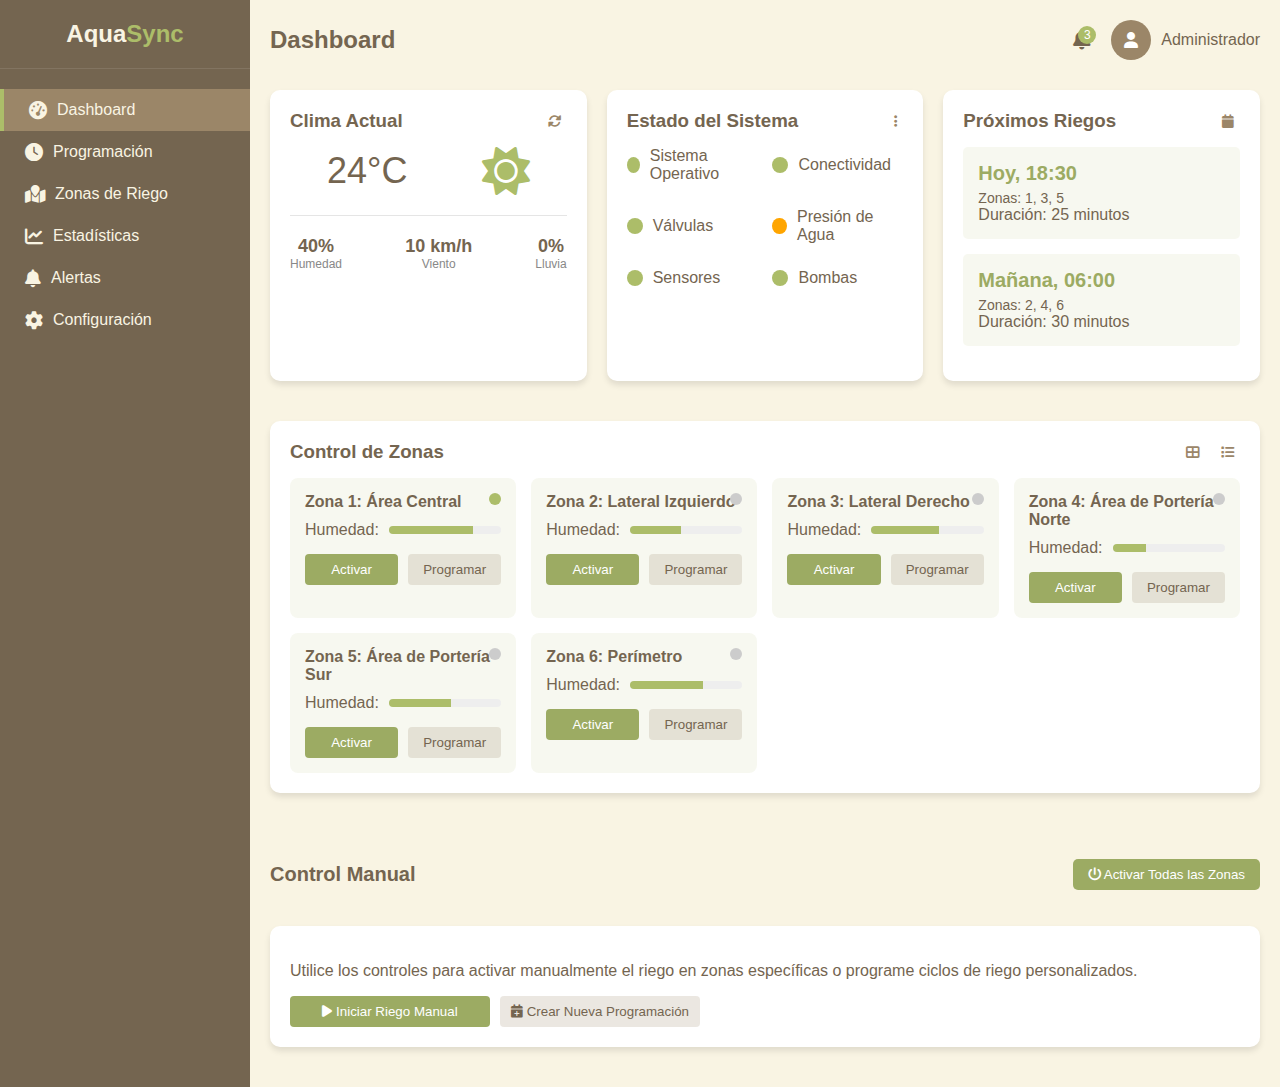
<file: index.html>
<!DOCTYPE html>
<html lang="es">
<head>
    <meta charset="UTF-8">
    <meta name="viewport" content="width=device-width, initial-scale=1.0">
    <title>AquaSync - Sistema de Riego Inteligente</title>
    <link rel="stylesheet" href="style.css">
    <link rel="stylesheet" href="https://cdnjs.cloudflare.com/ajax/libs/font-awesome/6.0.0-beta3/css/all.min.css">
</head>
<body>
    <div class="container">
        <!-- Sidebar Navigation -->
        <div class="sidebar">
            <div class="logo">
                <h1>Aqua<span>Sync</span></h1>
            </div>
            <div class="nav-menu">
                <div class="nav-item active">
                    <i class="fas fa-tachometer-alt"></i>
                    <span>Dashboard</span>
                </div>
                <div class="nav-item">
                    <i class="fas fa-clock"></i>
                    <span>Programación</span>
                </div>
                <div class="nav-item">
                    <i class="fas fa-map-marked"></i>
                    <span>Zonas de Riego</span>
                </div>
                <div class="nav-item">
                    <i class="fas fa-chart-line"></i>
                    <span>Estadísticas</span>
                </div>
                <div class="nav-item">
                    <i class="fas fa-bell"></i>
                    <span>Alertas</span>
                </div>
                <div class="nav-item">
                    <i class="fas fa-cog"></i>
                    <span>Configuración</span>
                </div>
            </div>
        </div>
        
        <!-- Main Content Area -->
        <div class="main-content">
            <!-- Header with Page Title and User Menu -->
            <div class="header">
                <div class="page-title">
                    <h2>Dashboard</h2>
                </div>
                <div class="user-menu">
                    <div class="notification-icon">
                        <i class="fas fa-bell fa-lg" style="color: var(--dark-brown);"></i>
                        <span class="badge">3</span>
                    </div>
                    <div class="user-info">
                        <div class="user-avatar">
                            <i class="fas fa-user"></i>
                        </div>
                        <span>Administrador</span>
                    </div>
                </div>
            </div>
            
            <!-- Dashboard Widgets -->
            <div class="dashboard-grid">
                <!-- Weather Widget -->
                <div class="widget weather-widget">
                    <div class="widget-header">
                        <h3 class="widget-title">Clima Actual</h3>
                        <div class="widget-actions">
                            <button><i class="fas fa-sync-alt"></i></button>
                        </div>
                    </div>
                    <div class="weather-info">
                        <div class="weather-temp">24°C</div>
                        <i class="fas fa-sun weather-icon"></i>
                    </div>
                    <div class="weather-details">
                        <div class="weather-detail-item">
                            <div class="weather-detail-value">40%</div>
                            <div class="weather-detail-label">Humedad</div>
                        </div>
                        <div class="weather-detail-item">
                            <div class="weather-detail-value">10 km/h</div>
                            <div class="weather-detail-label">Viento</div>
                        </div>
                        <div class="weather-detail-item">
                            <div class="weather-detail-value">0%</div>
                            <div class="weather-detail-label">Lluvia</div>
                        </div>
                    </div>
                </div>
                
                <!-- System Status Widget -->
                <div class="widget status-widget">
                    <div class="widget-header">
                        <h3 class="widget-title">Estado del Sistema</h3>
                        <div class="widget-actions">
                            <button><i class="fas fa-ellipsis-v"></i></button>
                        </div>
                    </div>
                    <div class="status-indicators">
                        <div class="status-indicator">
                            <div class="indicator-icon indicator-green"></div>
                            <span>Sistema Operativo</span>
                        </div>
                        <div class="status-indicator">
                            <div class="indicator-icon indicator-green"></div>
                            <span>Conectividad</span>
                        </div>
                        <div class="status-indicator">
                            <div class="indicator-icon indicator-green"></div>
                            <span>Válvulas</span>
                        </div>
                        <div class="status-indicator">
                            <div class="indicator-icon indicator-orange"></div>
                            <span>Presión de Agua</span>
                        </div>
                        <div class="status-indicator">
                            <div class="indicator-icon indicator-green"></div>
                            <span>Sensores</span>
                        </div>
                        <div class="status-indicator">
                            <div class="indicator-icon indicator-green"></div>
                            <span>Bombas</span>
                        </div>
                    </div>
                </div>
                
                <!-- Next Scheduled Irrigation -->
                <div class="widget next-schedule-widget">
                    <div class="widget-header">
                        <h3 class="widget-title">Próximos Riegos</h3>
                        <div class="widget-actions">
                            <button><i class="fas fa-calendar"></i></button>
                        </div>
                    </div>
                    <div class="next-irrigation">
                        <div class="irrigation-time">Hoy, 18:30</div>
                        <div class="irrigation-zones">Zonas: 1, 3, 5</div>
                        <div class="irrigation-duration">Duración: 25 minutos</div>
                    </div>
                    <div class="next-irrigation">
                        <div class="irrigation-time">Mañana, 06:00</div>
                        <div class="irrigation-zones">Zonas: 2, 4, 6</div>
                        <div class="irrigation-duration">Duración: 30 minutos</div>
                    </div>
                </div>
                
                <!-- Zone Control Widget -->
                <div class="widget zone-control-widget">
                    <div class="widget-header">
                        <h3 class="widget-title">Control de Zonas</h3>
                        <div class="widget-actions">
                            <button><i class="fas fa-th-large"></i></button>
                            <button><i class="fas fa-list"></i></button>
                        </div>
                    </div>
                    <div class="zones-grid">
                        <div class="zone-card">
                            <div class="zone-status zone-active"></div>
                            <div class="zone-name">Zona 1: Área Central</div>
                            <div class="zone-humidity">
                                Humedad:
                                <div class="humidity-bar">
                                    <div class="humidity-level" style="width: 75%"></div>
                                </div>
                            </div>
                            <div class="zone-actions">
                                <button class="zone-btn activate-btn">Activar</button>
                                <button class="zone-btn schedule-btn">Programar</button>
                            </div>
                        </div>
                        <div class="zone-card">
                            <div class="zone-status zone-inactive"></div>
                            <div class="zone-name">Zona 2: Lateral Izquierdo</div>
                            <div class="zone-humidity">
                                Humedad:
                                <div class="humidity-bar">
                                    <div class="humidity-level" style="width: 45%"></div>
                                </div>
                            </div>
                            <div class="zone-actions">
                                <button class="zone-btn activate-btn">Activar</button>
                                <button class="zone-btn schedule-btn">Programar</button>
                            </div>
                        </div>
                        <div class="zone-card">
                            <div class="zone-status zone-inactive"></div>
                            <div class="zone-name">Zona 3: Lateral Derecho</div>
                            <div class="zone-humidity">
                                Humedad:
                                <div class="humidity-bar">
                                    <div class="humidity-level" style="width: 60%"></div>
                                </div>
                            </div>
                            <div class="zone-actions">
                                <button class="zone-btn activate-btn">Activar</button>
                                <button class="zone-btn schedule-btn">Programar</button>
                            </div>
                        </div>
                        <div class="zone-card">
                            <div class="zone-status zone-inactive"></div>
                            <div class="zone-name">Zona 4: Área de Portería Norte</div>
                            <div class="zone-humidity">
                                Humedad:
                                <div class="humidity-bar">
                                    <div class="humidity-level" style="width: 30%"></div>
                                </div>
                            </div>
                            <div class="zone-actions">
                                <button class="zone-btn activate-btn">Activar</button>
                                <button class="zone-btn schedule-btn">Programar</button>
                            </div>
                        </div>
                        <div class="zone-card">
                            <div class="zone-status zone-inactive"></div>
                            <div class="zone-name">Zona 5: Área de Portería Sur</div>
                            <div class="zone-humidity">
                                Humedad:
                                <div class="humidity-bar">
                                    <div class="humidity-level" style="width: 55%"></div>
                                </div>
                            </div>
                            <div class="zone-actions">
                                <button class="zone-btn activate-btn">Activar</button>
                                <button class="zone-btn schedule-btn">Programar</button>
                            </div>
                        </div>
                        <div class="zone-card">
                            <div class="zone-status zone-inactive"></div>
                            <div class="zone-name">Zona 6: Perímetro</div>
                            <div class="zone-humidity">
                                Humedad:
                                <div class="humidity-bar">
                                    <div class="humidity-level" style="width: 65%"></div>
                                </div>
                            </div>
                            <div class="zone-actions">
                                <button class="zone-btn activate-btn">Activar</button>
                                <button class="zone-btn schedule-btn">Programar</button>
                            </div>
                        </div>
                    </div>
                </div>
            </div>

            <!-- Control Manual Module -->
            <div class="control-manual">
                <div class="control-header">
                    <h3 class="control-title">Control Manual</h3>
                    <div class="control-actions">
                        <button><i class="fas fa-power-off"></i> Activar Todas las Zonas</button>
                    </div>
                </div>
                <div class="widget">
                    <p>Utilice los controles para activar manualmente el riego en zonas específicas o programe ciclos de riego personalizados.</p>
                    <div class="zone-actions" style="margin-top: 15px;">
                        <button class="zone-btn activate-btn" style="max-width: 200px;">
                            <i class="fas fa-play"></i> Iniciar Riego Manual
                        </button>
                        <button class="zone-btn schedule-btn" style="max-width: 200px;">
                            <i class="fas fa-calendar-plus"></i> Crear Nueva Programación
                        </button>
                    </div>
                </div>
            </div>
        </div>
    </div>
</body>
</html>
</file>
<file: style.css>
:root {
    --cream: #F9F4E3;
    --light-green: #9CAB63;
    --medium-green: #ACBD69;
    --light-brown: #9B8668;
    --dark-brown: #746550;
}

body {
    font-family: 'Segoe UI', Tahoma, Geneva, Verdana, sans-serif;
    margin: 0;
    padding: 0;
    background-color: var(--cream);
    color: var(--dark-brown);
}

.container {
    display: flex;
    min-height: 100vh;
}

/* Sidebar Styles */
.sidebar {
    width: 250px;
    background-color: var(--dark-brown);
    color: var(--cream);
    padding: 20px 0;
}

.logo {
    text-align: center;
    padding: 0 20px 20px;
    border-bottom: 1px solid rgba(255,255,255,0.1);
}

.logo h1 {
    margin: 0;
    font-size: 24px;
}

.logo span {
    color: var(--medium-green);
}

.nav-menu {
    padding: 20px 0;
}

.nav-item {
    padding: 12px 25px;
    display: flex;
    align-items: center;
    cursor: pointer;
    transition: background-color 0.3s;
}

.nav-item.active {
    background-color: var(--light-brown);
    border-left: 4px solid var(--medium-green);
}

.nav-item:hover {
    background-color: rgba(155, 134, 104, 0.5);
}

.nav-item i {
    margin-right: 10px;
    font-size: 18px;
}

/* Main Content Styles */
.main-content {
    flex: 1;
    padding: 20px;
    overflow-y: auto;
}

.header {
    display: flex;
    justify-content: space-between;
    align-items: center;
    margin-bottom: 30px;
}

.page-title h2 {
    margin: 0;
    color: var(--dark-brown);
}

.user-menu {
    display: flex;
    align-items: center;
}

.notification-icon {
    margin-right: 20px;
    position: relative;
    cursor: pointer;
}

.notification-icon .badge {
    position: absolute;
    top: -5px;
    right: -5px;
    background-color: var(--medium-green);
    color: white;
    border-radius: 50%;
    width: 18px;
    height: 18px;
    display: flex;
    align-items: center;
    justify-content: center;
    font-size: 12px;
}

.user-info {
    display: flex;
    align-items: center;
    cursor: pointer;
}

.user-avatar {
    width: 40px;
    height: 40px;
    border-radius: 50%;
    background-color: var(--light-brown);
    display: flex;
    align-items: center;
    justify-content: center;
    margin-right: 10px;
    color: white;
}

/* Dashboard Widgets */
.dashboard-grid {
    display: grid;
    grid-template-columns: repeat(3, 1fr);
    gap: 20px;
}

.widget {
    background-color: white;
    border-radius: 10px;
    box-shadow: 0 4px 6px rgba(0,0,0,0.1);
    padding: 20px;
    margin-bottom: 20px;
}

.widget-header {
    display: flex;
    justify-content: space-between;
    align-items: center;
    margin-bottom: 15px;
}

.widget-title {
    font-weight: 600;
    color: var(--dark-brown);
    margin: 0;
}

.widget-actions {
    display: flex;
    gap: 10px;
}

.widget-actions button {
    background: none;
    border: none;
    cursor: pointer;
    color: var(--light-brown);
}

.weather-widget {
    grid-column: span 1;
}

.status-widget {
    grid-column: span 1;
}

.next-schedule-widget {
    grid-column: span 1;
}

.zone-control-widget {
    grid-column: span 3;
}

/* Weather Widget Content */
.weather-info {
    display: flex;
    align-items: center;
    justify-content: space-around;
}

.weather-temp {
    font-size: 36px;
    font-weight: 300;
}

.weather-icon {
    font-size: 48px;
    color: var(--medium-green);
}

.weather-details {
    display: flex;
    justify-content: space-between;
    margin-top: 20px;
    padding-top: 20px;
    border-top: 1px solid rgba(0,0,0,0.1);
}

.weather-detail-item {
    text-align: center;
}

.weather-detail-value {
    font-weight: 600;
    font-size: 18px;
}

.weather-detail-label {
    font-size: 12px;
    color: #888;
}

/* System Status Content */
.status-indicators {
    display: grid;
    grid-template-columns: 1fr 1fr;
    gap: 15px;
}

.status-indicator {
    display: flex;
    align-items: center;
    margin-bottom: 10px;
}

.indicator-icon {
    width: 16px;
    height: 16px;
    border-radius: 50%;
    margin-right: 10px;
}

.indicator-green {
    background-color: var(--medium-green);
}

.indicator-orange {
    background-color: orange;
}

/* Next Schedule Content */
.next-irrigation {
    padding: 15px;
    background-color: rgba(172, 189, 105, 0.1);
    border-radius: 5px;
    margin-bottom: 15px;
}

.irrigation-time {
    font-size: 20px;
    font-weight: 600;
    color: var(--light-green);
    margin-bottom: 5px;
}

.irrigation-zones {
    font-size: 14px;
}

/* Zone Control Widget */
.zones-grid {
    display: grid;
    grid-template-columns: repeat(auto-fill, minmax(180px, 1fr));
    gap: 15px;
}

.zone-card {
    background-color: rgba(172, 189, 105, 0.1);
    border-radius: 8px;
    padding: 15px;
    position: relative;
}

.zone-status {
    position: absolute;
    top: 15px;
    right: 15px;
    width: 12px;
    height: 12px;
    border-radius: 50%;
}

.zone-active {
    background-color: var(--medium-green);
}

.zone-inactive {
    background-color: #ccc;
}

.zone-name {
    font-weight: 600;
    margin-bottom: 10px;
}

.zone-humidity {
    display: flex;
    align-items: center;
    margin-bottom: 15px;
}

.humidity-bar {
    flex: 1;
    height: 8px;
    background-color: #eee;
    border-radius: 4px;
    margin-left: 10px;
    overflow: hidden;
}

.humidity-level {
    height: 100%;
    background-color: var(--medium-green);
}

.zone-actions {
    display: flex;
    gap: 10px;
}

.zone-btn {
    flex: 1;
    padding: 8px;
    border: none;
    border-radius: 4px;
    cursor: pointer;
    font-weight: 500;
    transition: all 0.2s;
}

.activate-btn {
    background-color: var(--light-green);
    color: white;
}

.activate-btn:hover {
    background-color: var(--medium-green);
}

.schedule-btn {
    background-color: rgba(155, 134, 104, 0.2);
    color: var(--dark-brown);
}

.schedule-btn:hover {
    background-color: rgba(155, 134, 104, 0.3);
}

/* Control Manual Module */
.control-manual {
    margin-top: 30px;
}

.control-header {
    display: flex;
    justify-content: space-between;
    align-items: center;
    margin-bottom: 20px;
}

.control-title {
    font-size: 20px;
    font-weight: 600;
    color: var(--dark-brown);
}

.control-actions button {
    background-color: var(--light-green);
    color: white;
    border: none;
    padding: 8px 15px;
    border-radius: 5px;
    cursor: pointer;
    transition: background-color 0.2s;
}

.control-actions button:hover {
    background-color: var(--medium-green);
}

/* Media Queries */
@media (max-width: 1200px) {
    .dashboard-grid {
        grid-template-columns: repeat(2, 1fr);
    }
    
    .zone-control-widget {
        grid-column: span 2;
    }
}

@media (max-width: 768px) {
    .container {
        flex-direction: column;
    }
    
    .sidebar {
        width: 100%;
        padding: 10px 0;
    }
    
    .dashboard-grid {
        grid-template-columns: 1fr;
    }
    
    .zone-control-widget {
        grid-column: span 1;
    }
}
</file>
